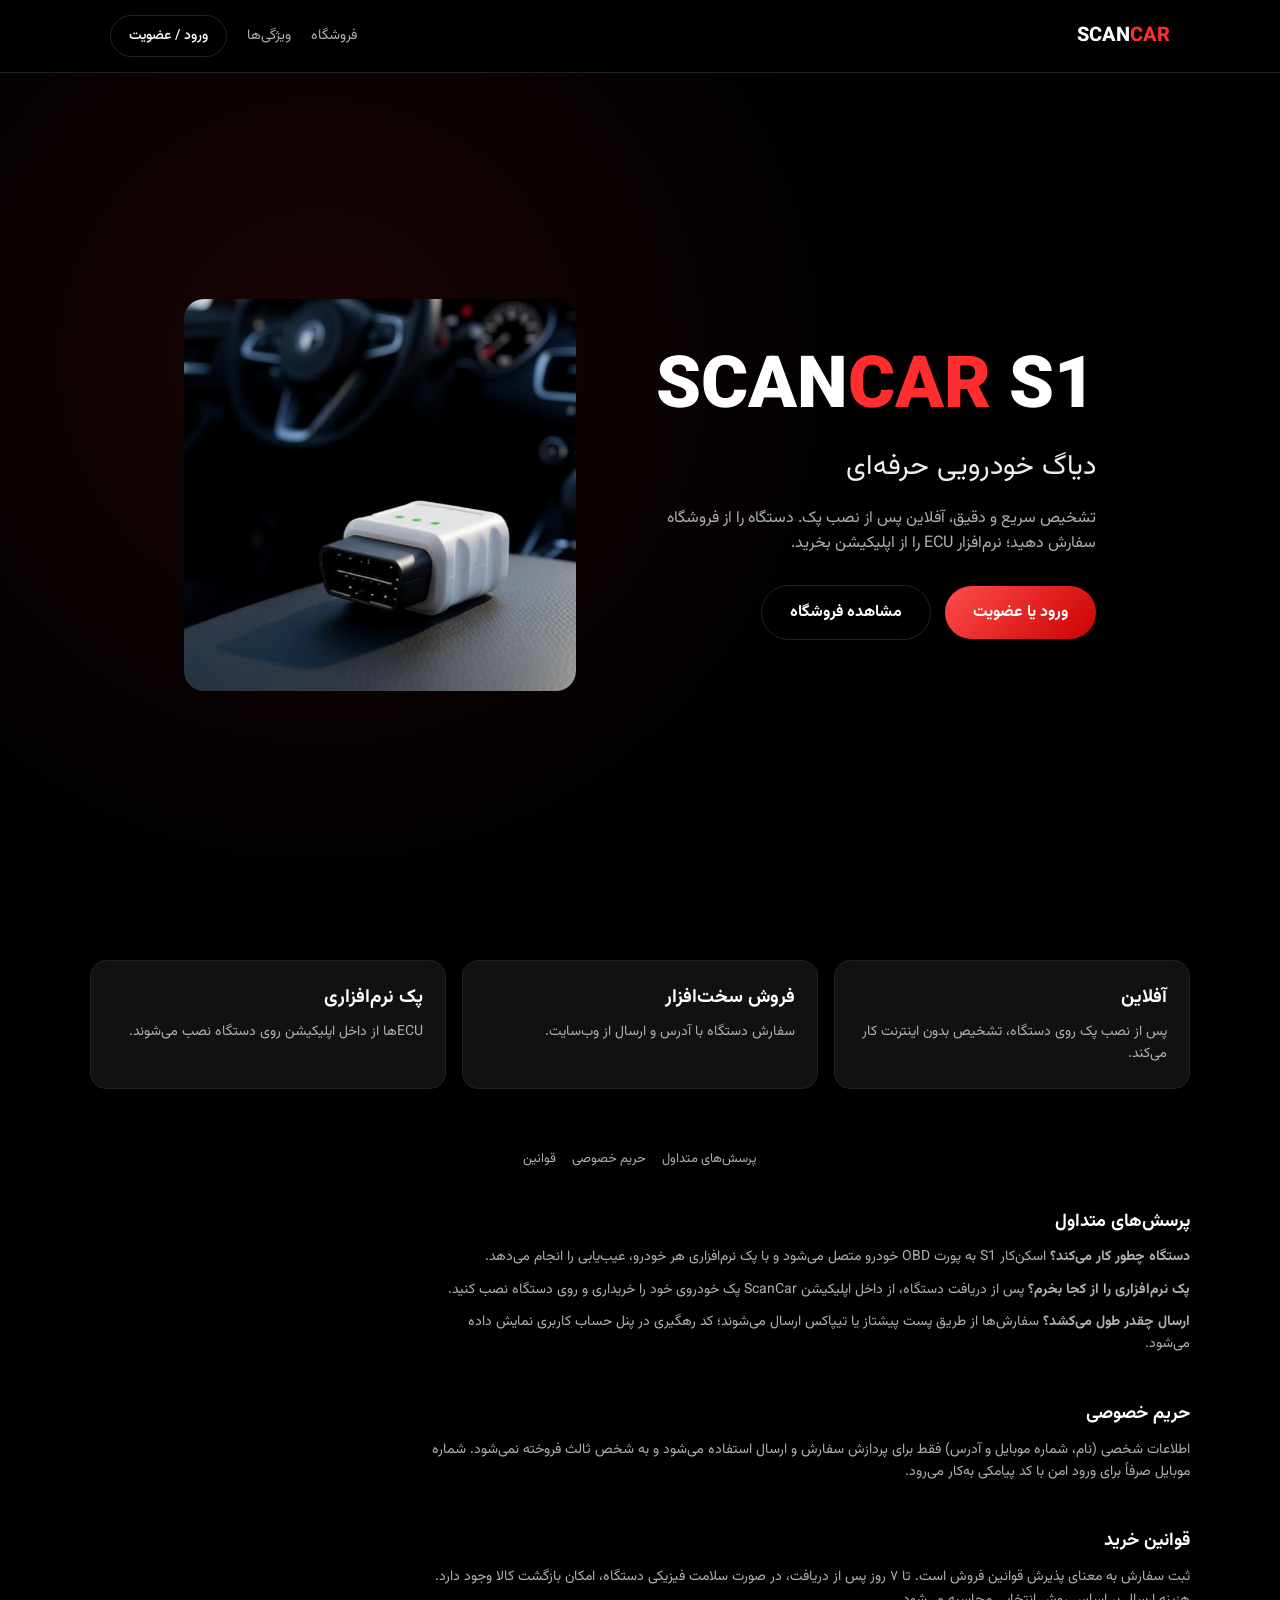
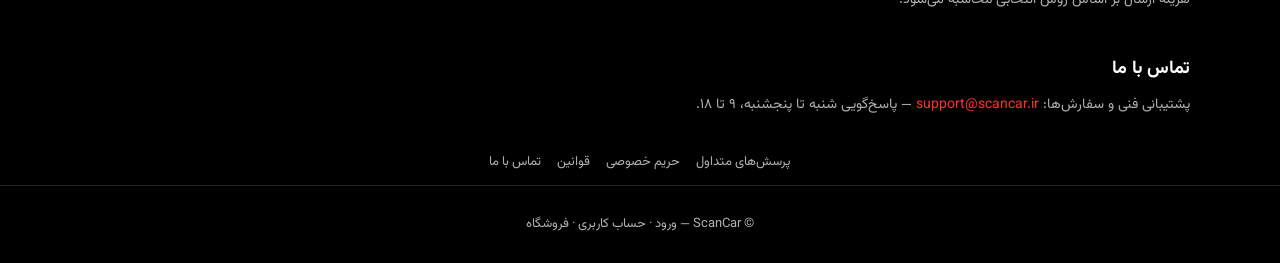
<file: index.html>
<!DOCTYPE html>
<html lang="fa" dir="rtl">
<head>
  <meta charset="UTF-8" />
  <meta name="viewport" content="width=device-width, initial-scale=1.0" />
  <link href="images/logo.png" rel="shortcut icon" type="image/png" />
  <title>SCANCAR S1 | دیاگ خودرویی حرفه‌ای</title>
  <meta name="description" content="SCANCAR S1؛ دیاگ خودرویی حرفه‌ای با تشخیص سریع، دقیق و آفلاین." />
  <meta property="og:title" content="SCANCAR S1 | دیاگ خودرویی حرفه‌ای" />
  <meta property="og:description" content="تشخیص سریع و دقیق، آفلاین پس از نصب پک." />
  <meta property="og:type" content="product" />
  <meta name="theme-color" content="#000000" />
  <link rel="canonical" href="https://scancar.ir/" />
  <link href="https://fonts.googleapis.com/css2?family=Vazirmatn:wght@400;600;700;800;900&display=swap" rel="stylesheet" />
  <style>
    :root { --bg:#000; --text:#fff; --muted:#b0b0b0; --accent:#ff2d2d; --border:#222; --card:#111; }
    *{box-sizing:border-box;margin:0;padding:0}
    body{font-family:Vazirmatn,Tahoma,sans-serif;background:var(--bg);color:var(--text);line-height:1.6}
    a{color:inherit;text-decoration:none}
    .container{max-width:1100px;margin:0 auto;padding:0 20px}
    header{position:fixed;inset:0 0 auto;z-index:20;background:rgba(0,0,0,.9);border-bottom:1px solid var(--border)}
    .header-inner{display:flex;align-items:center;justify-content:space-between;height:72px}
    .logo{font-weight:800;font-size:20px}
    .logo span{color:var(--accent)}
    nav{display:flex;gap:20px;align-items:center;font-size:14px;color:var(--muted)}
    nav a:hover{color:#fff}
    a.account-btn,.account-btn{display:inline-flex;align-items:center;gap:8px;padding:9px 18px;border:1px solid var(--border);border-radius:24px;font-size:14px;font-weight:500;color:#fff}
    a.account-btn:hover{border-color:var(--accent);background:rgba(255,45,45,.08)}
    .hero{min-height:100vh;display:flex;align-items:center;padding-top:90px;background:radial-gradient(circle at 25% 40%,rgba(255,45,45,.1),transparent 50%),#000}
    .hero-inner{display:grid;grid-template-columns:1.1fr .9fr;gap:40px;align-items:center}
    @media(max-width:800px){.hero-inner{grid-template-columns:1fr;text-align:center}}
    h1{font-size:clamp(40px,6vw,72px);font-weight:900;line-height:1.1;margin-bottom:16px}
    h1 .red{color:var(--accent)}
    .sub{font-size:clamp(18px,2.5vw,28px);color:#eee;margin-bottom:16px}
    .desc{color:var(--muted);margin-bottom:28px;max-width:480px}
    .cta{display:inline-flex;align-items:center;gap:10px;background:linear-gradient(135deg,#ff4d4d,#cc0000);color:#fff;border-radius:30px;padding:14px 28px;font-weight:700}
    .cta:hover{filter:brightness(1.08)}
    .card-grid{display:grid;grid-template-columns:repeat(auto-fit,minmax(220px,1fr));gap:16px;padding:60px 0}
    .card{background:var(--card);border:1px solid var(--border);border-radius:16px;padding:22px}
    .card h3{margin-bottom:8px}
    .card p{color:var(--muted);font-size:14px}
    .legal-nav{display:flex;gap:16px;justify-content:center;flex-wrap:wrap;margin-bottom:12px}
    .legal-nav a{color:var(--muted);font-size:13px}
    .legal-nav a:hover{color:#fff}
    .legal{padding:26px 0 8px}
    .legal h2{font-size:18px;margin-bottom:10px}
    .legal p{color:var(--muted);font-size:14px;max-width:760px;margin-bottom:10px}
    footer{border-top:1px solid var(--border);padding:28px 0;color:var(--muted);font-size:13px;text-align:center}
  </style>
</head>
<body>
  <header>
    <div class="container header-inner">
      <a class="logo" href="index.html">SCAN<span>CAR</span></a>
      <nav>
        <a href="shop.html">فروشگاه</a>
        <a href="#features">ویژگی‌ها</a>
        <a class="account-btn" id="accountBtn" href="login.html">
          <span id="accountBtnLabel">ورود / عضویت</span>
        </a>
      </nav>
    </div>
  </header>

  <main id="main-content">
    <a href="#main-content" class="skip" style="position:absolute;right:-9999px">پرش به محتوا</a>
    <section class="hero">
      <div class="container hero-inner">
        <div>
          <h1>SCAN<span class="red">CAR</span> S1</h1>
          <p class="sub">دیاگ خودرویی حرفه‌ای</p>
          <p class="desc">تشخیص سریع و دقیق، آفلاین پس از نصب پک. دستگاه را از فروشگاه سفارش دهید؛ نرم‌افزار ECU را از اپلیکیشن بخرید.</p>
          <a class="cta" href="login.html">ورود یا عضویت</a>
          <a class="cta" href="shop.html" style="margin-right:10px;background:transparent;border:1px solid var(--border)">مشاهده فروشگاه</a>
        </div>
        <div>
          <img src="images/Product_S1.png" alt="ScanCar S1" style="width:100%;max-width:420px;border-radius:20px;margin:0 auto;display:block" onerror="this.style.display='none'" />
        </div>
      </div>
    </section>

    <section id="features" class="container card-grid">
      <div class="card"><h3>آفلاین</h3><p>پس از نصب پک روی دستگاه، تشخیص بدون اینترنت کار می‌کند.</p></div>
      <div class="card"><h3>فروش سخت‌افزار</h3><p>سفارش دستگاه با آدرس و ارسال از وب‌سایت.</p></div>
      <div class="card"><h3>پک نرم‌افزاری</h3><p>ECUها از داخل اپلیکیشن روی دستگاه نصب می‌شوند.</p></div>
    </section>

    <nav class="legal-nav container" aria-label="پیوندهای حقوقی">
      <a href="#faq">پرسش‌های متداول</a>
      <a href="#privacy">حریم خصوصی</a>
      <a href="#terms">قوانین</a>
    </nav>

    <section id="faq" class="container legal">
      <h2>پرسش‌های متداول</h2>
      <p><strong>دستگاه چطور کار می‌کند؟</strong> اسکن‌کار S1 به پورت OBD خودرو متصل می‌شود و با پک نرم‌افزاری هر خودرو، عیب‌یابی را انجام می‌دهد.</p>
      <p><strong>پک نرم‌افزاری را از کجا بخرم؟</strong> پس از دریافت دستگاه، از داخل اپلیکیشن ScanCar پک خودروی خود را خریداری و روی دستگاه نصب کنید.</p>
      <p><strong>ارسال چقدر طول می‌کشد؟</strong> سفارش‌ها از طریق پست پیشتاز یا تیپاکس ارسال می‌شوند؛ کد رهگیری در پنل حساب کاربری نمایش داده می‌شود.</p>
    </section>

    <section id="privacy" class="container legal">
      <h2>حریم خصوصی</h2>
      <p>اطلاعات شخصی (نام، شماره موبایل و آدرس) فقط برای پردازش سفارش و ارسال استفاده می‌شود و به شخص ثالث فروخته نمی‌شود. شماره موبایل صرفاً برای ورود امن با کد پیامکی به‌کار می‌رود.</p>
    </section>

    <section id="terms" class="container legal">
      <h2>قوانین خرید</h2>
      <p>ثبت سفارش به معنای پذیرش قوانین فروش است. تا ۷ روز پس از دریافت، در صورت سلامت فیزیکی دستگاه، امکان بازگشت کالا وجود دارد. هزینه ارسال بر اساس روش انتخابی محاسبه می‌شود.</p>
    </section>

    <section id="contact" class="container legal">
      <h2>تماس با ما</h2>
      <p>پشتیبانی فنی و سفارش‌ها: <a href="mailto:support@scancar.ir" style="color:var(--accent)">support@scancar.ir</a> — پاسخ‌گویی شنبه تا پنجشنبه، ۹ تا ۱۸.</p>
    </section>

    <nav class="legal-nav container" aria-label="پیوندهای حقوقی" style="margin-top:18px">
      <a href="#faq">پرسش‌های متداول</a>
      <a href="#privacy">حریم خصوصی</a>
      <a href="#terms">قوانین</a>
      <a href="#contact">تماس با ما</a>
    </nav>
  </main>

  <footer>
    <div class="container">© ScanCar — <a href="login.html">ورود</a> · <a href="account.html">حساب کاربری</a> · <a href="shop.html">فروشگاه</a></div>
  </footer>

  <script type="application/ld+json">
  {
    "@context": "https://schema.org",
    "@type": "Product",
    "name": "ScanCar S1",
    "description": "دستگاه تشخیص عیب خودرو (دیاگ) با پک‌های نرم‌افزاری آفلاین",
    "brand": { "@type": "Brand", "name": "ScanCar" },
    "offers": {
      "@type": "Offer",
      "url": "https://scancar.ir/shop.html",
      "priceCurrency": "IRR",
      "price": "8900000",
      "availability": "https://schema.org/InStock"
    }
  }
  </script>

  <script src="js/auth.js"></script>
  <script>
    (function () {
      var btn = document.getElementById('accountBtn');
      var label = document.getElementById('accountBtnLabel');
      if (!btn || !window.ScanCarAuth) return;
      if (ScanCarAuth.getToken()) {
        ScanCarAuth.me().then(function (u) {
          btn.href = 'account.html';
          if (label) label.textContent = (u && u.name) ? u.name : 'حساب من';
        }).catch(function () { ScanCarAuth.setToken(null); });
      }
    })();
  </script>
</body>
</html>
</file>
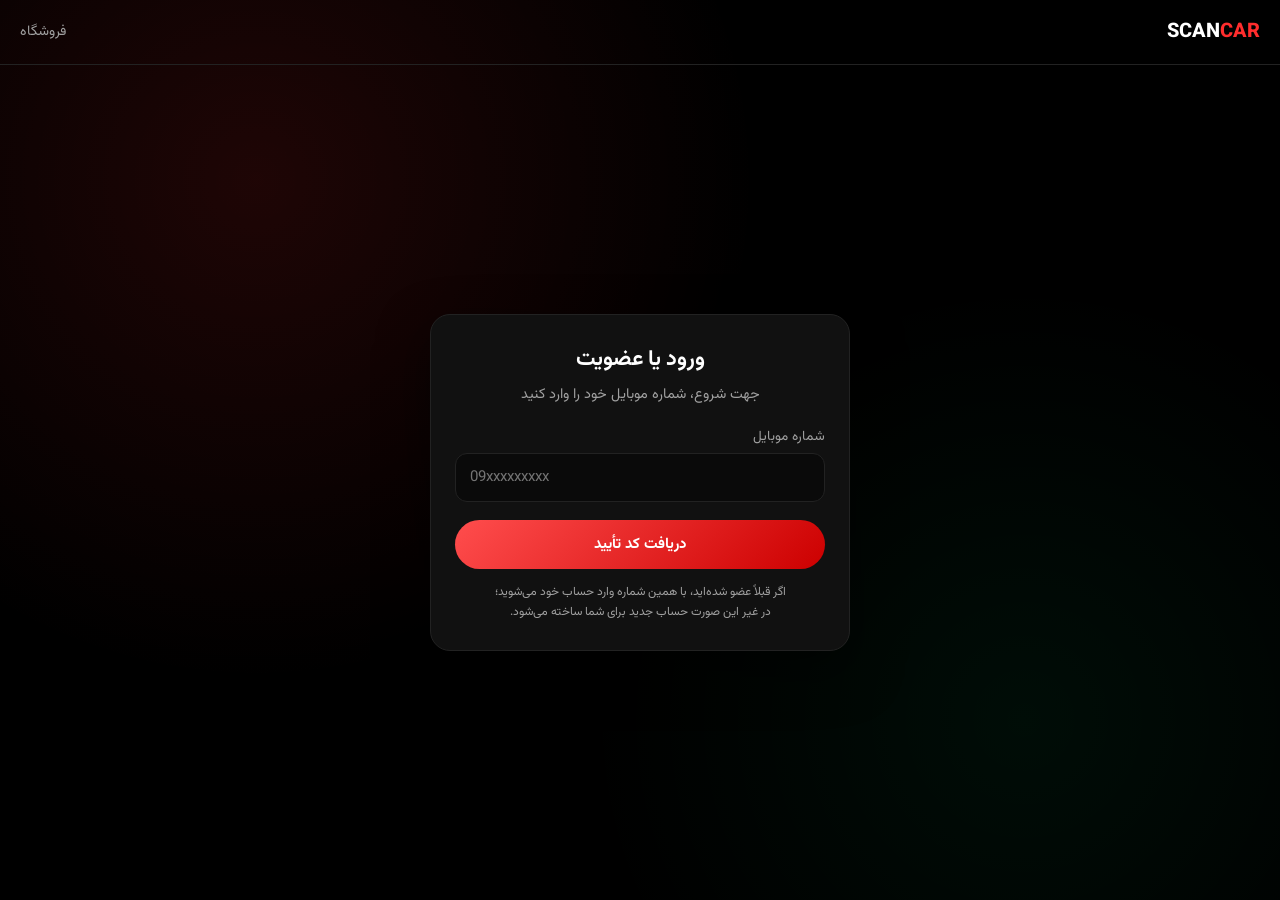
<file: account.html>
<!DOCTYPE html>
<html lang="fa" dir="rtl">
<head>
  <meta charset="UTF-8" />
  <meta name="viewport" content="width=device-width, initial-scale=1.0" />
  <title>حساب کاربری | ScanCar</title>
  <meta name="robots" content="noindex" />
  <link href="https://fonts.googleapis.com/css2?family=Vazirmatn:wght@400;500;600;700;800&display=swap" rel="stylesheet" />
  <style>
    :root {
      --bg:#000; --card:#111; --text:#fff; --muted:#a0a0a0; --accent:#ff2d2d;
      --border:#222; --ok:#00c853;
    }
    *{box-sizing:border-box;margin:0;padding:0}
    body{font-family:Vazirmatn,Tahoma,sans-serif;background:var(--bg);color:var(--text);line-height:1.6;min-height:100vh}
    a{color:var(--accent);text-decoration:none}
    .wrap{max-width:900px;margin:0 auto;padding:20px 16px 64px}
    header{
      display:flex;justify-content:space-between;align-items:center;flex-wrap:wrap;gap:12px;
      padding:12px 0 20px;border-bottom:1px solid var(--border);margin-bottom:24px;
    }
    .logo{font-weight:800;font-size:20px;color:#fff}
    .logo span{color:var(--accent)}
    nav{display:flex;gap:14px;align-items:center;flex-wrap:wrap;font-size:14px}
    nav a{color:var(--muted)}
    nav a:hover{color:#fff}
    .card{
      background:var(--card);border:1px solid var(--border);border-radius:16px;
      padding:20px;margin-bottom:16px;
    }
    h1{font-size:1.4rem;margin-bottom:4px}
    h2{font-size:1.05rem;margin-bottom:12px}
    .muted{color:var(--muted);font-size:0.9rem}
    label{display:block;font-size:0.85rem;color:var(--muted);margin:10px 0 4px}
    input{
      width:100%;max-width:360px;padding:11px 14px;border-radius:10px;
      border:1px solid var(--border);background:#0a0a0a;color:#fff;font-family:inherit;
    }
    button{
      padding:10px 18px;border-radius:999px;border:none;font-family:inherit;
      font-weight:700;font-size:14px;cursor:pointer;
      background:linear-gradient(135deg,#ff4d4d,#cc0000);color:#fff;margin-top:12px;
    }
    button.ghost{
      background:transparent;border:1px solid var(--border);color:#fff;
    }
    .msg{padding:10px 12px;border-radius:10px;margin:10px 0;font-size:0.88rem;display:none}
    .msg.show{display:block}
    .msg.ok{background:rgba(0,200,83,0.12);border:1px solid var(--ok)}
    .msg.err{background:rgba(255,45,45,0.12);border:1px solid var(--accent)}
    table{width:100%;border-collapse:collapse;font-size:0.9rem}
    th,td{text-align:right;padding:10px 8px;border-bottom:1px solid var(--border)}
    th{color:var(--muted);font-weight:600}
    .badge{
      display:inline-block;padding:2px 10px;border-radius:999px;font-size:12px;
      border:1px solid var(--border);color:var(--muted);
    }
    .badge.paid{border-color:var(--ok);color:var(--ok)}
    .badge.pending{border-color:#ffc107;color:#ffc107}
    .empty{color:var(--muted);padding:12px 0}
    .addr{padding:12px 0;border-bottom:1px solid var(--border)}
    .addr:last-child{border-bottom:none}
    /* order detail + shipment timeline */
    .oc{border:1px solid var(--border);border-radius:12px;padding:14px;margin-bottom:12px}
    .oc .head{display:flex;justify-content:space-between;align-items:center;flex-wrap:wrap;gap:8px;margin-bottom:10px}
    .oc .code{font-weight:800;font-size:1.02rem}
    .timeline{display:flex;gap:6px;margin:10px 0 4px}
    .timeline .st{flex:1;text-align:center;font-size:11px;color:var(--muted);position:relative;padding-top:14px}
    .timeline .st::before{content:'';position:absolute;top:0;right:0;left:0;height:4px;border-radius:4px;background:var(--border)}
    .timeline .st.done{color:var(--ok)}
    .timeline .st.done::before{background:var(--ok)}
    .timeline .st.now{color:#fff;font-weight:700}
    .timeline .st.now::before{background:linear-gradient(90deg,var(--accent),#ff8d8d)}
    .postal{display:flex;align-items:center;gap:10px;background:#0a0a0a;border:1px dashed var(--warn);border-radius:10px;padding:10px 12px;margin-top:10px;flex-wrap:wrap}
    .postal .lbl{font-size:12px;color:var(--muted)}
    .postal .num{font-weight:800;font-size:1.05rem;letter-spacing:1px;color:var(--warn)}
    .postal button{margin:0;padding:6px 14px;font-size:12px;background:transparent;border:1px solid var(--border);color:var(--text);border-radius:8px}
  </style>
</head>
<body>
  <div class="wrap">
    <header>
      <a class="logo" href="index.html">SCAN<span>CAR</span></a>
      <nav>
        <a href="shop.html">خرید دستگاه</a>
        <a href="index.html">صفحه اصلی</a>
        <button type="button" class="ghost" id="btnLogout" style="margin:0">خروج</button>
      </nav>
    </header>

    <div id="alert" class="msg"></div>

    <section class="card">
      <h1>حساب کاربری من</h1>
      <p class="muted" id="welcome">در حال بارگذاری…</p>
    </section>

    <section class="card">
      <h2>پروفایل</h2>
      <p class="muted">شماره موبایل قابل تغییر نیست؛ نام را می‌توانید ویرایش کنید.</p>
      <label>شماره موبایل</label>
      <input id="phone" type="text" disabled />
      <label>نام و نام خانوادگی</label>
      <input id="name" type="text" maxlength="80" placeholder="نام شما" />
      <div>
        <button type="button" id="btnSaveProfile">ذخیره پروفایل</button>
      </div>
    </section>

    <section class="card">
      <h2>سفارش‌های سخت‌افزار</h2>
      <div id="ordersBox" class="empty">در حال بارگذاری…</div>
    </section>

    <section class="card">
      <h2>آدرس‌های ذخیره‌شده</h2>
      <div id="addrBox" class="empty">در حال بارگذاری…</div>
      <a href="shop.html" style="display:inline-block;margin-top:12px">سفارش جدید از فروشگاه →</a>
    </section>
  </div>

  <script src="js/auth.js"></script>
  <script>
    (function () {
      function alert(msg, ok) {
        const el = document.getElementById('alert');
        el.className = 'msg show ' + (ok ? 'ok' : 'err');
        el.textContent = msg;
      }

      function money(n) {
        return Number(n || 0).toLocaleString('fa-IR') + ' ریال';
      }

      function statusLabel(s) {
        const map = {
          pending: 'در انتظار پرداخت',
          paid: 'پرداخت‌شده',
          cancelled: 'لغو',
          refunded: 'استرداد',
          failed: 'ناموفق',
        };
        return map[s] || s || '—';
      }

      function fulfillLabel(s) {
        const map = {
          awaiting_payment: 'منتظر پرداخت',
          awaiting_shipment: 'آماده ارسال',
          shipped: 'ارسال‌شده',
          delivered: 'تحویل‌شده',
          cancelled: 'لغو',
        };
        return map[s] || s || '—';
      }

      const SHIP_STEPS = ['awaiting_payment', 'awaiting_shipment', 'shipped', 'delivered'];
      function timelineHtml(fs) {
        const idx = SHIP_STEPS.indexOf(fs);
        if (fs === 'cancelled') {
          return '<div class="timeline"><span class="st now">سفارش لغو شده</span></div>';
        }
        if (idx < 0) return '';
        return '<div class="timeline">' + SHIP_STEPS.map(function (s, i) {
          const cls = i < idx ? 'done' : (i === idx ? 'now' : '');
          return '<span class="st ' + cls + '">' + fulfillLabel(s) + '</span>';
        }).join('') + '</div>';
      }

      function itemsLabel(items) {
        if (!items || !items.length) return '';
        return items.map(function (it) { return it.title + (it.qty > 1 ? ' ×' + it.qty : ''); }).join('، ');
      }

      async function boot() {
        const user = await ScanCarAuth.requireAuth('login.html');
        if (!user) return;

        document.getElementById('welcome').textContent =
          'خوش آمدید' + (user.name ? '، ' + user.name : '') + ' — ' + (user.phone || '');
        document.getElementById('phone').value = user.phone || '';
        document.getElementById('name').value = user.name || '';

        try {
          const data = await ScanCarAuth.api('/api/web/orders');
          const orders = data.orders || [];
          const box = document.getElementById('ordersBox');
          if (!orders.length) {
            box.innerHTML = '<p class="empty">هنوز سفارشی ثبت نکرده‌اید. <a href="shop.html">خرید دستگاه →</a></p>';
          } else {
            // Fetch items for each order in parallel, then render cards.
            const detailed = await Promise.all(orders.map(async function (o) {
              try {
                const d = await ScanCarAuth.api('/api/web/orders/' + encodeURIComponent(o.tracking_code));
                return Object.assign({}, o, { items: d.items || [] });
              } catch (e2) { return o; }
            }));
            box.innerHTML = detailed.map(function (o) {
              const cls = o.status === 'paid' ? 'paid' : o.status === 'pending' ? 'pending' : '';
              const postal = o.tracking_postal
                ? '<div class="postal"><span class="lbl">کد رهگیری پستی:</span>' +
                  '<span class="num" id="pc_' + o.tracking_code + '">' + o.tracking_postal + '</span>' +
                  '<button type="button" data-pc="' + o.tracking_postal + '" data-code="' + o.tracking_code + '">کپی</button></div>'
                : '';
              return (
                '<div class="oc">' +
                '<div class="head"><span class="code">سفارش ' + (o.tracking_code || '') + '</span>' +
                '<span><span class="badge ' + cls + '">' + statusLabel(o.status) + '</span> · ' +
                money(o.total) + ' ریال</span></div>' +
                (itemsLabel(o.items) ? '<div class="muted">' + itemsLabel(o.items) + '</div>' : '') +
                timelineHtml(o.fulfillment_status) +
                postal +
                '<div class="muted" style="margin-top:8px">' + (o.city || '') + ' — ' + (o.recipient_name || '') + ' · ' + (o.created_at || '') + '</div>' +
                '</div>'
              );
            }).join('');
            // Copy buttons for postal tracking codes
            Array.prototype.forEach.call(box.querySelectorAll('button[data-pc]'), function (b) {
              b.onclick = function () {
                const done = function () { b.textContent = 'کپی شد ✓'; setTimeout(function () { b.textContent = 'کپی'; }, 1500); };
                if (navigator.clipboard && navigator.clipboard.writeText) {
                  navigator.clipboard.writeText(b.dataset.pc).then(done);
                } else {
                  const t = document.createElement('textarea');
                  t.value = b.dataset.pc; document.body.appendChild(t); t.select();
                  document.execCommand('copy'); document.body.removeChild(t); done();
                }
              };
            });
          }
        } catch (e) {
          document.getElementById('ordersBox').innerHTML =
            '<p class="empty">خطا در دریافت سفارش‌ها: ' + e.message + '</p>';
        }

        try {
          const data = await ScanCarAuth.api('/api/web/addresses');
          const list = data.addresses || [];
          const box = document.getElementById('addrBox');
          if (!list.length) {
            box.innerHTML = '<p class="empty">آدرسی ذخیره نشده. هنگام خرید می‌توانید آدرس را ذخیره کنید.</p>';
          } else {
            box.innerHTML = list
              .map(function (a) {
                return (
                  '<div class="addr">' +
                  '<strong>' +
                  (a.recipient_name || '') +
                  '</strong> — ' +
                  (a.recipient_phone || '') +
                  '<br /><span class="muted">' +
                  (a.province || '') +
                  '، ' +
                  (a.city || '') +
                  ' — ' +
                  (a.address_line || '') +
                  (a.postal_code ? ' | کدپستی ' + a.postal_code : '') +
                  '</span></div>'
                );
              })
              .join('');
          }
        } catch (e) {
          document.getElementById('addrBox').innerHTML =
            '<p class="empty">خطا در دریافت آدرس‌ها: ' + e.message + '</p>';
        }
      }

      document.getElementById('btnSaveProfile').onclick = async function () {
        try {
          const name = document.getElementById('name').value.trim();
          const data = await ScanCarAuth.updateProfile({ name: name });
          document.getElementById('welcome').textContent =
            'خوش آمدید' + (data.name ? '، ' + data.name : '') + ' — ' + (data.phone || '');
          alert('پروفایل ذخیره شد', true);
        } catch (e) {
          alert(e.message, false);
        }
      };

      document.getElementById('btnLogout').onclick = async function () {
        await ScanCarAuth.logout();
        location.href = 'login.html';
      };

      boot();
    })();
  </script>
</body>
</html>
</file>
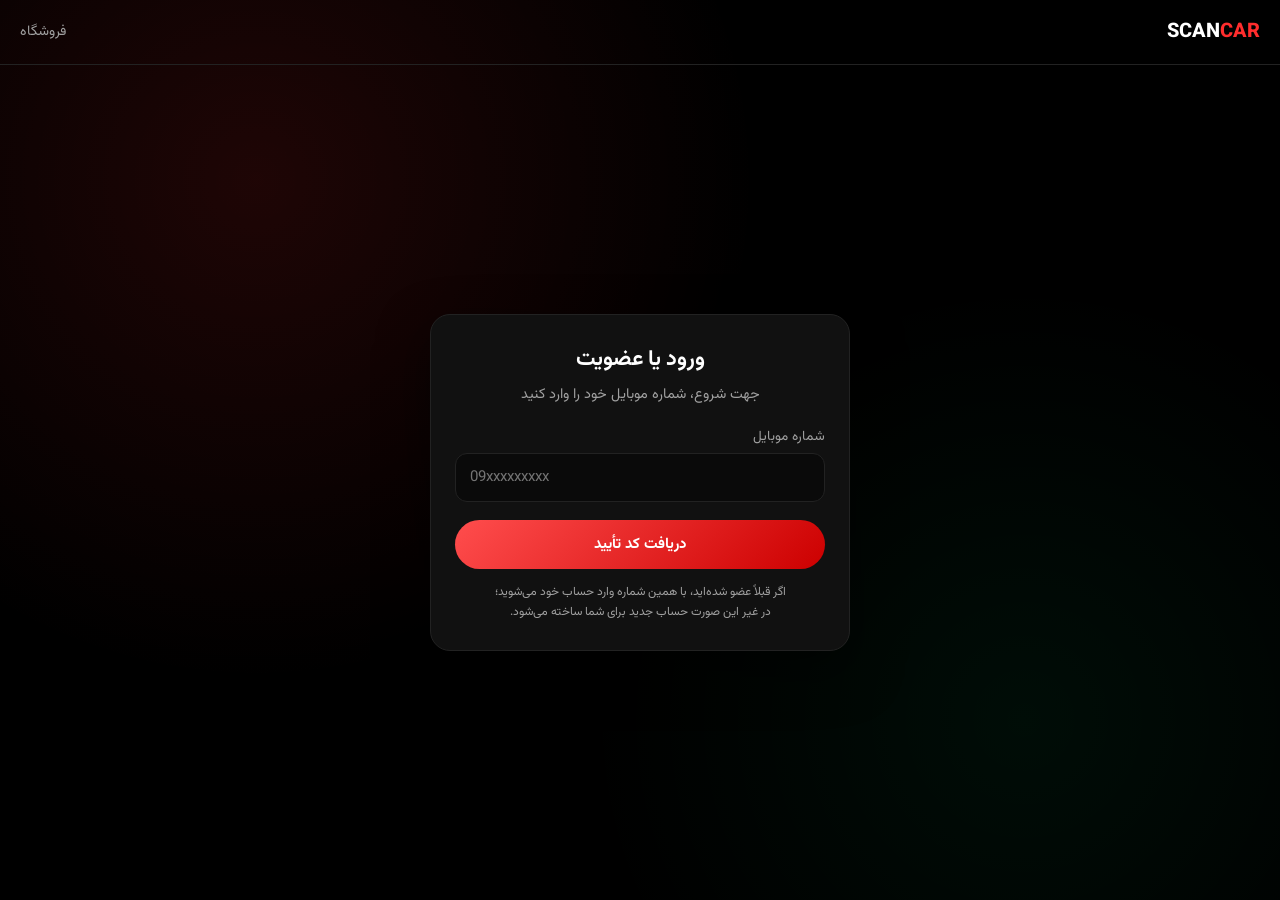
<file: login.html>
<!DOCTYPE html>
<html lang="fa" dir="rtl">
<head>
  <meta charset="UTF-8" />
  <meta name="viewport" content="width=device-width, initial-scale=1.0" />
  <title>ورود یا عضویت | ScanCar</title>
  <meta name="description" content="ورود یا ثبت‌نام در حساب کاربری ScanCar با شماره موبایل" />
  <link rel="canonical" href="https://scancar.ir/login.html" />
  <link href="https://fonts.googleapis.com/css2?family=Vazirmatn:wght@400;500;600;700;800&display=swap" rel="stylesheet" />
  <style>
    :root {
      --bg:#000; --card:#111; --text:#fff; --muted:#a0a0a0; --accent:#ff2d2d;
      --border:#222; --ok:#00c853;
    }
    *{box-sizing:border-box;margin:0;padding:0}
    body{
      font-family:Vazirmatn,Tahoma,sans-serif;background:var(--bg);color:var(--text);
      min-height:100vh;display:flex;flex-direction:column;
      background-image:
        radial-gradient(circle at 20% 20%, rgba(255,45,45,0.12), transparent 40%),
        radial-gradient(circle at 80% 80%, rgba(0,255,136,0.05), transparent 35%);
    }
    a{color:var(--accent);text-decoration:none}
    header{
      display:flex;justify-content:space-between;align-items:center;
      padding:16px 20px;border-bottom:1px solid var(--border);
    }
    .logo{font-weight:800;font-size:20px;color:#fff}
    .logo span{color:var(--accent)}
    main{flex:1;display:flex;align-items:center;justify-content:center;padding:32px 16px}
    .box{
      width:100%;max-width:420px;background:var(--card);
      border:1px solid var(--border);border-radius:20px;padding:28px 24px;
      box-shadow:0 20px 50px rgba(0,0,0,0.5);
    }
    h1{font-size:1.35rem;margin-bottom:6px;text-align:center}
    .sub{text-align:center;color:var(--muted);font-size:0.9rem;margin-bottom:20px}
    label{display:block;font-size:0.85rem;color:var(--muted);margin:12px 0 6px}
    input{
      width:100%;padding:12px 14px;border-radius:12px;border:1px solid var(--border);
      background:#0a0a0a;color:#fff;font-family:inherit;font-size:15px;
    }
    input:focus{outline:none;border-color:var(--accent)}
    input.invalid{border-color:var(--accent);background:rgba(255,45,45,0.06)}
    .fielderr{font-size:12px;color:var(--accent);margin-top:5px;display:none}
    .fielderr.show{display:block}
    .actions{margin-top:18px;display:flex;flex-direction:column;gap:10px}
    button.primary{
      width:100%;padding:13px;border:none;border-radius:999px;
      background:linear-gradient(135deg,#ff4d4d,#cc0000);color:#fff;
      font-family:inherit;font-weight:700;font-size:15px;cursor:pointer;
    }
    button.secondary{
      width:100%;padding:12px;border-radius:999px;border:1px solid var(--border);
      background:transparent;color:#fff;font-family:inherit;font-weight:600;cursor:pointer;
    }
    button:disabled{opacity:0.5;cursor:not-allowed}
    .msg{padding:12px;border-radius:10px;margin:12px 0;font-size:0.88rem;display:none}
    .msg.show{display:block}
    .msg.err{background:rgba(255,45,45,0.12);border:1px solid var(--accent)}
    .msg.ok{background:rgba(0,200,83,0.12);border:1px solid var(--ok)}
    .hint{font-size:12px;color:var(--muted);margin-top:14px;text-align:center;line-height:1.6}
    .hidden{display:none!important}
    .otp-row.show{display:block}
    .otp-row{display:none}
  </style>
</head>
<body>
  <header>
    <a class="logo" href="index.html">SCAN<span>CAR</span></a>
    <a href="shop.html" style="color:var(--muted);font-size:14px">فروشگاه</a>
  </header>

  <main>
    <div class="box">
      <h1>ورود یا عضویت</h1>
      <p class="sub">جهت شروع، شماره موبایل خود را وارد کنید</p>

      <div id="alert" class="msg"></div>

      <label for="phone">شماره موبایل</label>
      <input id="phone" type="tel" inputmode="numeric" dir="ltr" placeholder="09xxxxxxxxx" maxlength="14" autocomplete="tel" />
      <div class="fielderr" id="phoneErr">شماره موبایل معتبر نیست — مثلاً 09123456789</div>

      <div class="otp-row" id="otpRow">
        <label for="otp">کد تأیید پیامک‌شده</label>
        <input id="otp" type="text" inputmode="numeric" dir="ltr" placeholder="- - - - - -" maxlength="6" autocomplete="one-time-code" />
        <div class="fielderr" id="otpErr">کد ۶ رقمی را وارد کنید</div>
      </div>

      <div class="actions">
        <button type="button" class="primary" id="btnRequest">دریافت کد تأیید</button>
        <button type="button" class="primary hidden" id="btnVerify">تأیید و ورود</button>
        <button type="button" class="secondary hidden" id="btnResend">ارسال مجدد کد</button>
        <button type="button" class="secondary hidden" id="btnEditPhone">تغییر شماره موبایل</button>
      </div>

      <p class="hint" id="hint">
        اگر قبلاً عضو شده‌اید، با همین شماره وارد حساب خود می‌شوید؛<br />
        در غیر این صورت حساب جدید برای شما ساخته می‌شود.
      </p>
    </div>
  </main>

  <script src="js/auth.js"></script>
  <script>
    (function () {
      const next = ScanCarAuth.queryParam('next') || 'account.html';
      const goNext = function () { location.href = next.indexOf('.html') >= 0 ? next : 'account.html'; };

      // Already logged in → continue where the user came from
      if (ScanCarAuth.getToken()) {
        ScanCarAuth.me()
          .then(goNext)
          .catch(function () { ScanCarAuth.setToken(null); });
      }

      const el = function (id) { return document.getElementById(id); };

      function alertBox(msg, ok) {
        const box = el('alert');
        box.className = 'msg show ' + (ok ? 'ok' : 'err');
        box.textContent = msg;
      }
      function alertHide() { el('alert').className = 'msg'; }

      function markPhone(bad) {
        el('phone').classList.toggle('invalid', bad);
        el('phoneErr').classList.toggle('show', bad);
      }
      function markOtp(bad) {
        el('otp').classList.toggle('invalid', bad);
        el('otpErr').classList.toggle('show', bad);
      }

      let pendingPhone = '';

      async function sendOtp() {
        alertHide(); markPhone(false);
        const raw = el('phone').value;
        const phone = ScanCarAuth.normalizePhone(raw);
        if (!phone) { markPhone(true); el('phone').focus(); return; }
        pendingPhone = phone;
        const btn = el('btnRequest'); btn.disabled = true;
        try {
          await ScanCarAuth.requestOtp(phone);
          el('otpRow').classList.add('show');
          el('btnRequest').classList.add('hidden');
          el('btnVerify').classList.remove('hidden');
          el('btnResend').classList.remove('hidden');
          el('btnEditPhone').classList.remove('hidden');
          el('phone').readOnly = true;
          el('hint').innerHTML = 'کد ۶ رقمی به شماره <b dir="ltr">' + phone + '</b> پیامک شد.<br />کد را وارد کنید.';
          alertBox('کد تأیید پیامک شد — تا ۵ دقیقه اعتبار دارد.', true);
          el('otp').focus();
        } catch (e) {
          alertBox(e.code === 'INVALID_PHONE' ? e.message : 'ارسال کد ناموفق بود: ' + (e.message || 'دوباره تلاش کنید'), false);
        }
        btn.disabled = false;
      }

      async function verify() {
        alertHide(); markOtp(false);
        const code = el('otp').value.replace(/[۰-۹]/g, function (d) { return String('۰۱۲۳۴۵۶۷۸۹'.indexOf(d)); }).trim();
        if (code.length !== 6) { markOtp(true); el('otp').focus(); return; }
        const btn = el('btnVerify'); btn.disabled = true;
        try {
          await ScanCarAuth.verifyOtp(pendingPhone, code);
          alertBox('ورود موفق — در حال انتقال…', true);
          setTimeout(goNext, 400);
        } catch (e) {
          alertBox(e.status === 401
            ? 'کد وارد شده درست یا معتبر نیست — دوباره بررسی کنید.'
            : 'تأیید ناموفق بود: ' + (e.message || 'دوباره تلاش کنید'), false);
          btn.disabled = false;
        }
      }

      function editPhone() {
        el('otpRow').classList.remove('show');
        el('btnVerify').classList.add('hidden');
        el('btnResend').classList.add('hidden');
        el('btnEditPhone').classList.add('hidden');
        el('btnRequest').classList.remove('hidden');
        el('phone').readOnly = false;
        el('phone').focus();
        alertHide();
        el('hint').innerHTML =
          'اگر قبلاً عضو شده‌اید، با همین شماره وارد حساب خود می‌شوید؛<br />در غیر این صورت حساب جدید برای شما ساخته می‌شود.';
      }

      el('btnRequest').onclick = sendOtp;
      el('btnResend').onclick = sendOtp;
      el('btnVerify').onclick = verify;
      el('btnEditPhone').onclick = editPhone;
      el('phone').addEventListener('keydown', function (ev) { if (ev.key === 'Enter') sendOtp(); });
      el('otp').addEventListener('keydown', function (ev) { if (ev.key === 'Enter') verify(); });
      el('phone').addEventListener('input', function () { markPhone(false); });
      el('otp').addEventListener('input', function () { markOtp(false); });
    })();
  </script>
</body>
</html>
</file>
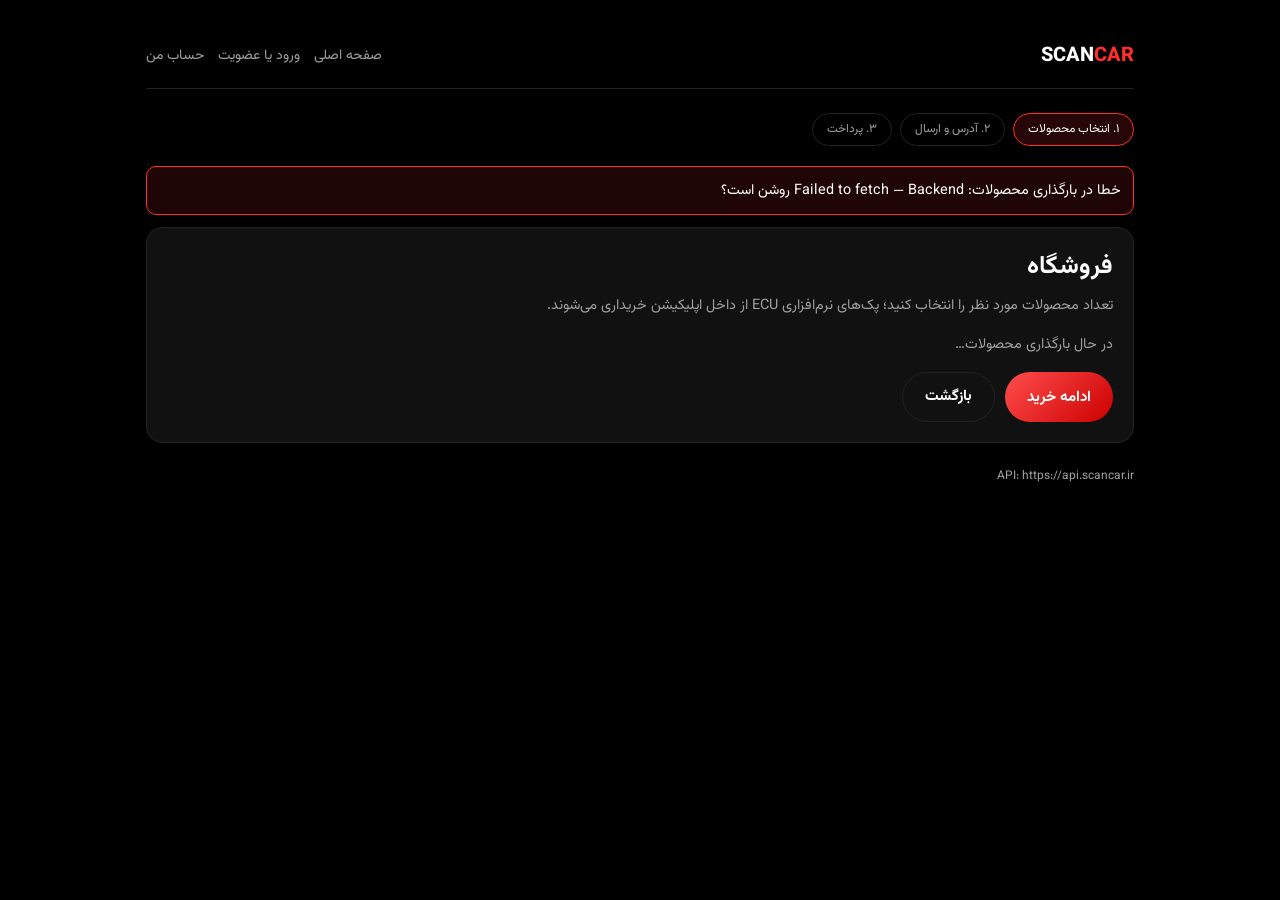
<file: shop.html>
<!DOCTYPE html>
<html lang="fa" dir="rtl">
<head>
  <meta charset="UTF-8" />
  <meta name="viewport" content="width=device-width, initial-scale=1.0" />
  <title>فروشگاه ScanCar | خرید دستگاه و محصولات</title>
  <meta name="description" content="خرید محصولات ScanCar با ارسال به سراسر ایران" />
  <link rel="canonical" href="https://scancar.ir/shop.html" />
  <link href="https://fonts.googleapis.com/css2?family=Vazirmatn:wght@400;500;600;700;800&display=swap" rel="stylesheet" />
  <style>
    :root {
      --bg:#000; --card:#111; --text:#fff; --muted:#a0a0a0; --accent:#ff2d2d;
      --border:#222; --ok:#00c853; --warn:#ffc107;
    }
    *{box-sizing:border-box;margin:0;padding:0}
    body{font-family:Vazirmatn,Tahoma,sans-serif;background:var(--bg);color:var(--text);line-height:1.6;min-height:100vh}
    a{color:var(--accent);text-decoration:none}
    .wrap{max-width:1020px;margin:0 auto;padding:24px 16px 80px}
    header{display:flex;justify-content:space-between;align-items:center;padding:16px 0;border-bottom:1px solid var(--border);margin-bottom:24px;gap:12px;flex-wrap:wrap}
    header .logo{font-weight:800;font-size:20px;color:#fff}
    header .logo span{color:var(--accent)}
    header nav{display:flex;gap:14px;align-items:center;font-size:14px}
    header nav a{color:var(--muted)}
    header nav a:hover{color:#fff}
    .card{background:var(--card);border:1px solid var(--border);border-radius:16px;padding:20px;margin-bottom:16px}
    h1{font-size:1.55rem;margin-bottom:6px}
    h2{font-size:1.1rem;margin-bottom:12px}
    .muted{color:var(--muted);font-size:0.9rem}
    .price{font-size:1.2rem;font-weight:800;color:var(--accent)}
    label{display:block;font-size:0.85rem;color:var(--muted);margin:10px 0 4px}
    input,select,textarea{width:100%;padding:12px 14px;border-radius:10px;border:1px solid var(--border);background:#0a0a0a;color:#fff;font-family:inherit;font-size:15px}
    input:focus,select:focus,textarea:focus{outline:none;border-color:var(--accent)}
    input.invalid,textarea.invalid{border-color:var(--accent);background:rgba(255,45,45,0.06)}
    textarea{min-height:80px;resize:vertical}
    .row{display:grid;grid-template-columns:1fr 1fr;gap:12px}
    @media(max-width:640px){.row{grid-template-columns:1fr}}
    button,.btn{display:inline-flex;align-items:center;justify-content:center;gap:8px;padding:12px 22px;border-radius:999px;border:none;font-family:inherit;font-weight:700;font-size:15px;cursor:pointer;background:linear-gradient(135deg,#ff4d4d,#cc0000);color:#fff}
    button.secondary,.btn.secondary{background:transparent;border:1px solid var(--border);color:#fff}
    button:disabled{opacity:0.5;cursor:not-allowed}
    .actions{display:flex;flex-wrap:wrap;gap:10px;margin-top:16px}
    .msg{padding:12px;border-radius:10px;margin:12px 0;font-size:0.9rem}
    .msg.err{background:rgba(255,45,45,0.12);border:1px solid var(--accent)}
    .msg.ok{background:rgba(0,200,83,0.12);border:1px solid var(--ok)}
    .hidden{display:none!important}
    .steps{display:flex;gap:8px;margin-bottom:20px;flex-wrap:wrap}
    .steps span{padding:6px 14px;border-radius:999px;border:1px solid var(--border);font-size:12px;color:var(--muted)}
    .steps span.on{border-color:var(--accent);color:#fff;background:rgba(255,45,45,0.15)}
    .steps span.done{border-color:var(--ok);color:var(--ok)}
    /* product grid */
    .plist{display:grid;grid-template-columns:repeat(auto-fill,minmax(280px,1fr));gap:14px}
    .pcard{background:#0d0d0d;border:1px solid var(--border);border-radius:14px;padding:16px;display:flex;flex-direction:column;gap:8px}
    .pcard.sel{border-color:var(--accent);background:rgba(255,45,45,0.05)}
    .pcard .t{font-weight:800;font-size:1.05rem}
    .pcard .d{font-size:0.83rem;color:var(--muted);flex:1}
    .qty{display:flex;align-items:center;gap:10px;margin-top:4px}
    .qty button{width:36px;height:36px;padding:0;font-size:19px;border-radius:10px}
    .qty button.ghost{background:transparent;border:1px solid var(--border)}
    .qty .n{min-width:36px;text-align:center;font-size:1.15rem;font-weight:800}
    .cartline{display:flex;justify-content:space-between;padding:8px 0;border-bottom:1px dashed var(--border);font-size:0.92rem}
    /* checkout grid */
    .grid{display:grid;grid-template-columns:1.7fr 1fr;gap:16px;align-items:start}
    @media(max-width:820px){.grid{grid-template-columns:1fr}}
    .summary{position:sticky;top:16px}
    .summary .total{display:flex;justify-content:space-between;padding-top:12px;font-weight:800;font-size:1.05rem}
    .summary .total b{color:var(--accent)}
    /* gateway options */
    .gw{display:flex;align-items:flex-start;gap:10px;border:1px solid var(--border);border-radius:12px;padding:14px;margin-bottom:10px;cursor:pointer}
    .gw.on{border-color:var(--accent);background:rgba(255,45,45,0.08)}
    .gw input{width:auto;margin-top:4px}
    .gw.dis{opacity:0.45;cursor:not-allowed}
    .gw .t{font-weight:700;font-size:0.95rem}
    .gw .d{font-size:0.8rem;color:var(--muted)}
    .cfg{font-size:12px;color:var(--muted);margin-top:24px;word-break:break-all}
    .fielderr{font-size:11px;color:var(--accent);margin-top:3px;display:none}
    .fielderr.show{display:block}
  </style>
</head>
<body>
  <div class="wrap">
    <header>
      <a class="logo" href="index.html">SCAN<span>CAR</span></a>
      <nav>
        <a href="index.html">صفحه اصلی</a>
        <a href="login.html" id="navAuth">ورود یا عضویت</a>
        <a href="account.html">حساب من</a>
      </nav>
    </header>

    <div class="steps">
      <span id="s1" class="on">۱. انتخاب محصولات</span>
      <span id="s2">۲. آدرس و ارسال</span>
      <span id="s3">۳. پرداخت</span>
    </div>

    <div id="alert" class="msg hidden"></div>

    <!-- STEP 1: product grid + per-product qty -->
    <section id="stepProduct" class="card">
      <h1>فروشگاه</h1>
      <p class="muted" style="margin-bottom:16px">تعداد محصولات مورد نظر را انتخاب کنید؛ پک‌های نرم‌افزاری ECU از داخل اپلیکیشن خریداری می‌شوند.</p>
      <div id="productBox" class="plist"><p class="muted">در حال بارگذاری محصولات…</p></div>
      <div class="actions">
        <button type="button" id="btnBuy">ادامه خرید</button>
        <a class="btn secondary" href="index.html">بازگشت</a>
      </div>
    </section>

    <!-- STEP 2: address + shipping (with summary sidebar) -->
    <div id="stepShip" class="grid hidden">
      <section class="card">
        <h2>مشخصات گیرنده و آدرس</h2>
        <div id="addrPick" class="hidden" style="margin-bottom:8px">
          <label>آدرس ذخیره‌شده</label>
          <select id="savedAddr"></select>
        </div>
        <div class="row">
          <div>
            <label>نام و نام خانوادگی گیرنده *</label>
            <input id="recipient_name" maxlength="120" />
            <div class="fielderr" id="e_recipient_name">نام گیرنده را وارد کنید</div>
          </div>
          <div>
            <label>موبایل گیرنده *</label>
            <input id="recipient_phone" type="tel" inputmode="numeric" dir="ltr" maxlength="14" placeholder="09xxxxxxxxx" />
            <div class="fielderr" id="e_recipient_phone">شماره موبایل معتبر وارد کنید (مثلاً 09123456789)</div>
          </div>
        </div>
        <div class="row">
          <div>
            <label>استان *</label>
            <input id="province" maxlength="80" />
            <div class="fielderr" id="e_province">استان را وارد کنید</div>
          </div>
          <div>
            <label>شهر *</label>
            <input id="city" maxlength="80" />
            <div class="fielderr" id="e_city">شهر را وارد کنید</div>
          </div>
        </div>
        <div class="row">
          <div>
            <label>کد پستی (در صورت وجود)</label>
            <input id="postal_code" inputmode="numeric" dir="ltr" maxlength="10" placeholder="۱۰ رقم" />
            <div class="fielderr" id="e_postal_code">کد پستی باید ۱۰ رقم باشد</div>
          </div>
          <div>
            <label>یادداشت (اختیاری)</label>
            <input id="customer_note" maxlength="500" />
          </div>
        </div>
        <label>آدرس کامل *</label>
        <textarea id="address_line" maxlength="500" placeholder="خیابان، پلاک، واحد"></textarea>
        <div class="fielderr" id="e_address_line">آدرس کامل را وارد کنید</div>
        <label>روش ارسال</label>
        <select id="shipping_method"></select>
        <label style="display:flex;align-items:center;gap:8px;margin-top:12px">
          <input type="checkbox" id="save_address" checked style="width:auto" />
          ذخیره این آدرس برای خریدهای بعدی
        </label>
        <div class="actions">
          <button type="button" id="btnPlaceOrder">ثبت سفارش و ادامه به پرداخت</button>
          <button type="button" class="secondary" id="btnBack1">بازگشت</button>
        </div>
      </section>
      <aside class="card summary" id="sumShip"></aside>
    </div>

    <!-- STEP 3: payment -->
    <div id="stepPay" class="grid hidden">
      <section class="card">
        <h2>پرداخت سفارش</h2>
        <div id="gwBox">در حال بارگذاری روش‌های پرداخت…</div>
        <div class="actions">
          <button type="button" id="btnPay">پرداخت و تکمیل سفارش</button>
          <button type="button" class="secondary" id="btnBack2">بازگشت</button>
        </div>
        <div id="orderDone" class="hidden" style="margin-top:16px">
          <p class="msg ok">✅ سفارش شما ثبت و پرداخت شد.</p>
          <div id="doneDetail" class="muted"></div>
          <p style="margin-top:12px"><a href="account.html">پیگیری سفارش در حساب کاربری →</a></p>
        </div>
      </section>
      <aside class="card summary" id="sumPay"></aside>
    </div>

    <p class="cfg">API: <span id="apiLabel"></span></p>
  </div>

  <script src="js/auth.js"></script>
  <script>
    const API = ScanCarAuth.apiBase();
    document.getElementById('apiLabel').textContent = API;

    const $ = (id) => document.getElementById(id);
    let products = [];        // full active catalog
    let cart = {};            // sku -> qty (only > 0 present)
    let shippingFee = 0;
    let currentTracking = null;
    let payMethods = [];
    let chosenGw = null;

    function showAlert(text, ok) {
      const el = $('alert');
      el.className = 'msg ' + (ok ? 'ok' : 'err');
      el.textContent = text;
      el.classList.remove('hidden');
      if (!ok) el.scrollIntoView({ behavior: 'smooth', block: 'center' });
    }
    function clearAlert() { $('alert').classList.add('hidden'); }

    function money(n) { return Number(n || 0).toLocaleString('fa-IR'); }
    const FA = ['۰','۱','۲','۳','۴','۵','۶','۷','۸','۹','۱۰'];
    function faNum(n) { return FA[n] !== undefined ? FA[n] : Number(n).toLocaleString('fa-IR'); }

    function escapeHtml(s) {
      return String(s || '').replace(/[&<>"']/g, function (c) {
        return ({'&':'&amp;','<':'&lt;','>':'&gt;','"':'&quot;',"'":'&#39;'}[c]);
      });
    }

    function setStep(n) {
      $('s1').classList.toggle('on', n === 1); $('s1').classList.toggle('done', n > 1);
      $('s2').classList.toggle('on', n === 2); $('s2').classList.toggle('done', n > 2);
      $('s3').classList.toggle('on', n === 3);
      $('stepProduct').classList.toggle('hidden', n !== 1);
      $('stepShip').classList.toggle('hidden', n !== 2);
      $('stepPay').classList.toggle('hidden', n !== 3);
      window.scrollTo({ top: 0, behavior: 'smooth' });
    }

    function cartItems() {
      return products.filter(function (p) { return cart[p.sku] > 0; });
    }
    function cartCount() {
      return cartItems().reduce(function (a, p) { return a + cart[p.sku]; }, 0);
    }
    function cartSubtotal() {
      return cartItems().reduce(function (a, p) { return a + p.price * cart[p.sku]; }, 0);
    }

    /* ---------- STEP 1: product grid + per-product qty ---------- */
    async function loadProducts() {
      const data = await ScanCarAuth.api('/api/web/hardware-products');
      products = data.products || [];
      if (!products.length) {
        $('productBox').innerHTML = '<p class="muted">در حال حاضر محصولی برای فروش موجود نیست.</p>';
        return;
      }
      renderGrid();
    }

    function renderGrid() {
      $('productBox').innerHTML = products.map(function (p) {
        const q = cart[p.sku] || 0;
        return '<div class="pcard' + (q > 0 ? ' sel' : '') + '" id="pc_' + escapeHtml(p.sku) + '">' +
          '<div class="t">' + escapeHtml(p.title) + '</div>' +
          '<div class="d">' + escapeHtml(p.description || '') + '</div>' +
          '<div class="price">' + money(p.price) + ' ریال</div>' +
          '<div class="qty">' +
            '<button type="button" class="ghost" data-add="' + escapeHtml(p.sku) + '">+</button>' +
            '<span class="n" id="qn_' + escapeHtml(p.sku) + '">' + faNum(q) + '</span>' +
            '<button type="button" class="ghost" data-sub="' + escapeHtml(p.sku) + '">−</button>' +
            '<span class="muted">' + (q > 0 ? 'در سبد' : 'برای افزودن + را بزنید') + '</span>' +
          '</div>' +
        '</div>';
      }).join('');
      Array.prototype.forEach.call($('productBox').querySelectorAll('button[data-add]'), function (b) {
        b.onclick = function () { changeQty(b.dataset.add, +1); };
      });
      Array.prototype.forEach.call($('productBox').querySelectorAll('button[data-sub]'), function (b) {
        b.onclick = function () { changeQty(b.dataset.sub, -1); };
      });
    }

    function changeQty(sku, delta) {
      const p = products.find(function (x) { return x.sku === sku; });
      if (!p) return;
      const next = Math.min(10, Math.max(0, (cart[sku] || 0) + delta));
      if (next === (cart[sku] || 0)) return;
      cart[sku] = next;
      renderGrid();
    }

    /* ---------- STEP 2: shipping ---------- */
    async function loadShipping() {
      const data = await ScanCarAuth.api('/api/web/shipping-methods');
      const sel = $('shipping_method');
      const methods = data.methods || [];
      sel.innerHTML = methods.map(function (m) {
        return '<option value="' + m.id + '" data-fee="' + m.fee + '">' + escapeHtml(m.title) + ' — ' + money(m.fee) + ' ریال</option>';
      }).join('');
      shippingFee = methods.length ? Number(methods[0].fee) : 0;
      sel.onchange = function () {
        shippingFee = Number(sel.options[sel.selectedIndex].dataset.fee || 0);
        renderSummaries();
      };
    }

    async function loadPrefill() {
      try {
        const data = await ScanCarAuth.api('/api/web/address-prefill');
        if (data.prefill) {
          $('recipient_name').value = data.prefill.recipient_name || '';
          $('recipient_phone').value = data.prefill.recipient_phone || '';
          $('province').value = data.prefill.province || '';
          $('city').value = data.prefill.city || '';
          $('postal_code').value = data.prefill.postal_code || '';
          $('address_line').value = data.prefill.address_line || '';
        }
      } catch (e) { /* prefill is optional */ }
    }

    const digits = (s) => String(s || '').replace(/\D+/g, '');
    function validateShip() {
      let ok = true;
      function mark(inputId, errId, bad) {
        $(inputId).classList.toggle('invalid', bad);
        $(errId).classList.toggle('show', bad);
        if (bad) ok = false;
      }
      mark('recipient_name', 'e_recipient_name', $('recipient_name').value.trim().length < 3);
      mark('recipient_phone', 'e_recipient_phone', !ScanCarAuth.normalizePhone($('recipient_phone').value));
      mark('province', 'e_province', $('province').value.trim() === '');
      mark('city', 'e_city', $('city').value.trim() === '');
      mark('address_line', 'e_address_line', $('address_line').value.trim().length < 10);
      const pc = digits($('postal_code').value);
      mark('postal_code', 'e_postal_code', pc !== '' && pc.length !== 10);
      return ok;
    }

    function summaryHtml() {
      const lines = cartItems().map(function (p) {
        return '<div class="cartline"><span>' + escapeHtml(p.title) + '</span><span>' + faNum(cart[p.sku]) + ' × ' + money(p.price) + '</span></div>';
      }).join('');
      const sub = cartSubtotal();
      return '<h2>خلاصه سفارش</h2>' + lines +
        '<div class="cartline"><span>هزینه ارسال</span><span>' + money(shippingFee) + '</span></div>' +
        '<div class="total"><span>قابل پرداخت</span><b>' + money(sub + shippingFee) + ' ریال</b></div>';
    }
    function renderSummaries() {
      $('sumShip').innerHTML = summaryHtml();
      $('sumPay').innerHTML = summaryHtml();
    }

    $('btnBuy').onclick = async function () {
      clearAlert();
      if (cartCount() === 0) { showAlert('حداقل یک محصول انتخاب کنید — روی + بزنید.', false); return; }
      if (!ScanCarAuth.getToken()) { location.href = 'login.html?next=shop.html'; return; }
      try {
        await ScanCarAuth.me();
        setStep(2);
        renderSummaries();
        await loadShipping();
        await loadPrefill();
      } catch (e) {
        ScanCarAuth.setToken(null);
        location.href = 'login.html?next=shop.html';
      }
    };
    $('btnBack1').onclick = function () { setStep(1); };

    $('btnPlaceOrder').onclick = async function () {
      clearAlert();
      if (!validateShip()) { showAlert('لطفاً خطاهای فرم را برطرف کنید.', false); return; }
      const btn = this; btn.disabled = true;
      try {
        const payload = {
          items: cartItems().map(function (p) { return { product_sku: p.sku, qty: cart[p.sku] }; }),
          recipient_name: $('recipient_name').value.trim(),
          recipient_phone: ScanCarAuth.normalizePhone($('recipient_phone').value),
          province: $('province').value.trim(),
          city: $('city').value.trim(),
          postal_code: digits($('postal_code').value) || null,
          address_line: $('address_line').value.trim(),
          shipping_method: $('shipping_method').value,
          customer_note: $('customer_note').value.trim() || null,
          save_address: $('save_address').checked,
        };
        const data = await ScanCarAuth.api('/api/web/orders', { method: 'POST', body: JSON.stringify(payload) });
        currentTracking = data.tracking_code;
        setStep(3);
        renderSummaries();
        await loadGateways();
        showAlert('سفارش ' + data.tracking_code + ' ثبت شد؛ پرداخت را تکمیل کنید.', true);
      } catch (e) { showAlert(e.message || 'ثبت سفارش ناموفق بود', false); }
      btn.disabled = false;
    };

    /* ---------- STEP 3: payment ---------- */
    async function loadGateways() {
      $('gwBox').innerHTML = '<p class="muted">در حال بارگذاری…</p>';
      try {
        const data = await ScanCarAuth.api('/api/web/payment-methods');
        payMethods = data.methods || [];
      } catch (e) { payMethods = []; }
      if (!payMethods.length) {
        $('gwBox').innerHTML = '<p class="muted">روش پرداخت در دسترس نیست — بعداً تلاش کنید.</p>';
        return;
      }
      const def = payMethods.find(function (m) { return m.default; }) || payMethods.find(function (m) { return m.available; }) || payMethods[0];
      chosenGw = def.id;
      $('gwBox').innerHTML = payMethods.map(function (m) {
        return '<label class="gw' + (m.id === chosenGw ? ' on' : '') + (m.available ? '' : ' dis') + '">' +
          '<input type="radio" name="gw" value="' + m.id + '"' + (m.id === chosenGw ? ' checked' : '') + (m.available ? '' : ' disabled') + ' />' +
          '<span><span class="t">' + escapeHtml(m.title) + (m.available ? '' : ' — غیرفعال') + '</span>' +
          '<br /><span class="d">' + (m.id === 'zarinpal' ? 'پرداخت امن آنلاین با تمام کارت‌های عضو شتاب' :
            m.id === 'mock' ? 'فقط برای تست — بدون پرداخت واقعی' :
            'هماهنگی تلفنی برای پرداخت دستی') + '</span></span></label>';
      }).join('');
      Array.prototype.forEach.call($('gwBox').querySelectorAll('input[name=gw]'), function (r) {
        r.onchange = function () {
          chosenGw = r.value;
          Array.prototype.forEach.call($('gwBox').querySelectorAll('.gw'), function (el) {
            el.classList.toggle('on', el.querySelector('input').value === chosenGw);
          });
        };
      });
    }

    $('btnPay').onclick = async function () {
      if (!currentTracking || !chosenGw) return;
      const btn = this; btn.disabled = true;
      try {
        if (chosenGw === 'mock') {
          const data = await ScanCarAuth.api('/api/web/orders/' + encodeURIComponent(currentTracking) + '/mock-pay', { method: 'POST', body: '{}' });
          $('orderDone').classList.remove('hidden');
          $('doneDetail').innerHTML = 'کد پیگیری: <b>' + escapeHtml(currentTracking) + '</b> — وضعیت: ' + (data.fulfillment_status === 'awaiting_shipment' ? 'آماده ارسال' : escapeHtml(data.fulfillment_status || '')) +
            '<br /><a href="account.html">پیگیری در حساب کاربری →</a>';
          $('btnPay').classList.add('hidden');
          showAlert('پرداخت با موفقیت انجام شد ✅', true);
        } else if (chosenGw === 'zarinpal') {
          const data = await ScanCarAuth.api('/api/web/orders/' + encodeURIComponent(currentTracking) + '/pay', { method: 'POST', body: '{}' });
          if (data.payment_url) { location.href = data.payment_url; return; }
          showAlert(data.message || 'لینک درگاه در دسترس نیست', false);
        } else {
          showAlert('برای این روش، هماهنگی تلفنی انجام می‌شود. سفارش شما ثبت ماند.', false);
        }
      } catch (e) { showAlert(e.message || 'پرداخت ناموفق بود', false); }
      btn.disabled = false;
    };
    $('btnBack2').onclick = function () { setStep(2); };

    /* ---------- boot ---------- */
    if (ScanCarAuth.getToken()) {
      ScanCarAuth.me().then(function (u) {
        const a = $('navAuth');
        a.href = 'account.html';
        a.textContent = (u && u.name) ? u.name : (u.phone || 'حساب من');
      }).catch(function () { ScanCarAuth.setToken(null); });
    }

    loadProducts().catch(function (e) {
      showAlert('خطا در بارگذاری محصولات: ' + e.message + ' — Backend روشن است؟', false);
    });
  </script>
</body>
</html>
</file>
